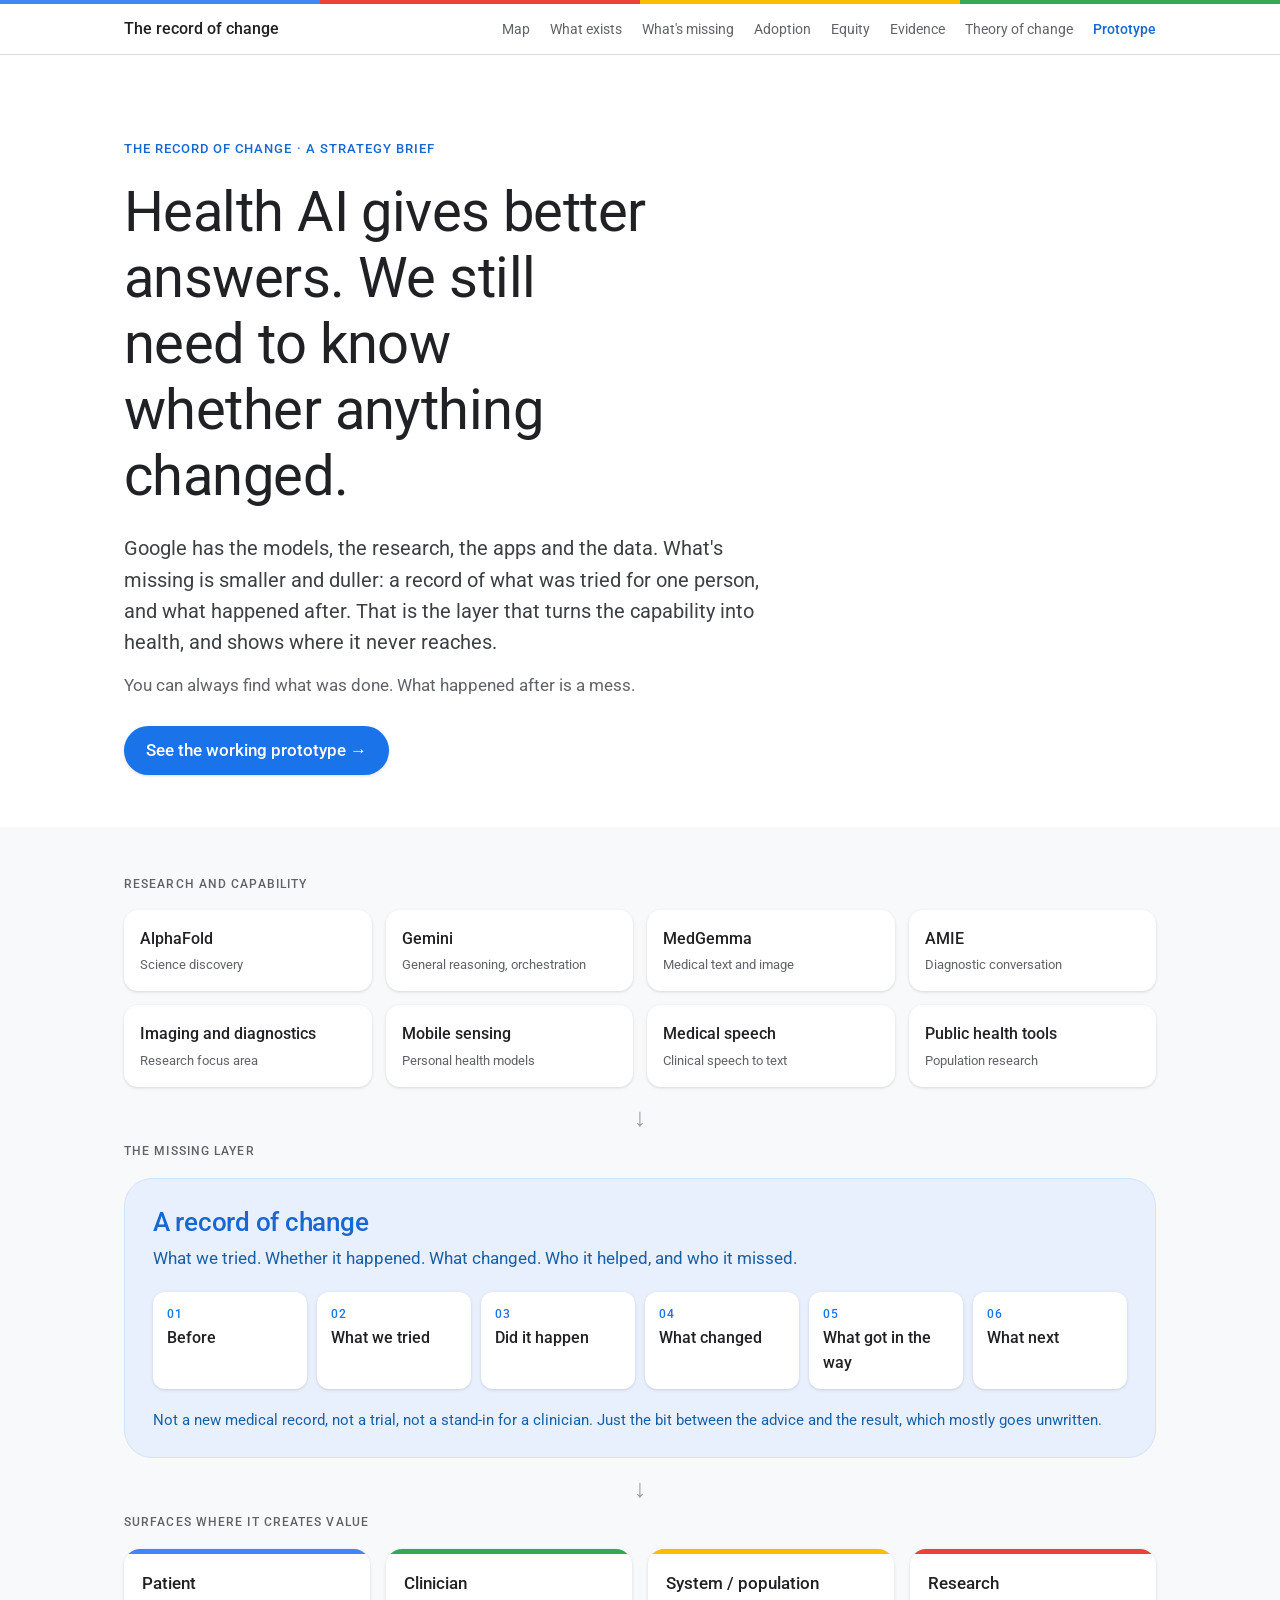
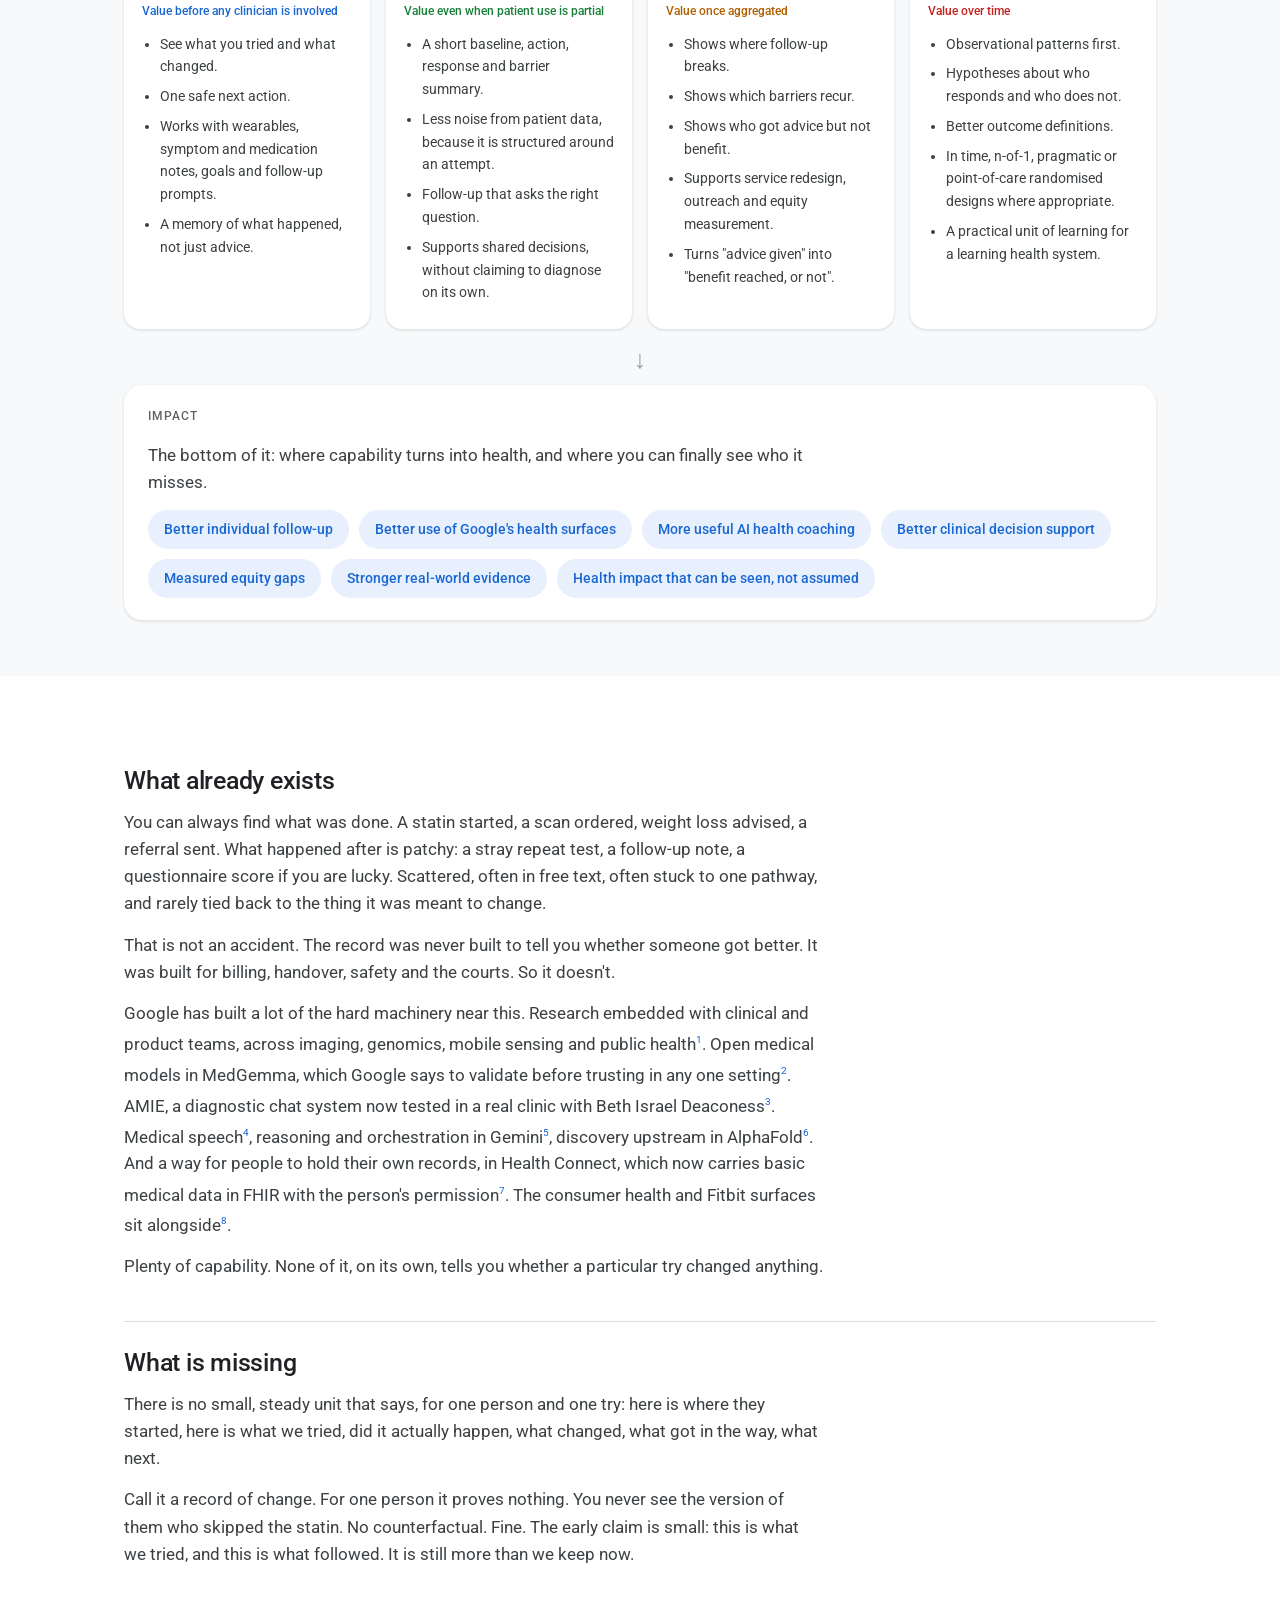
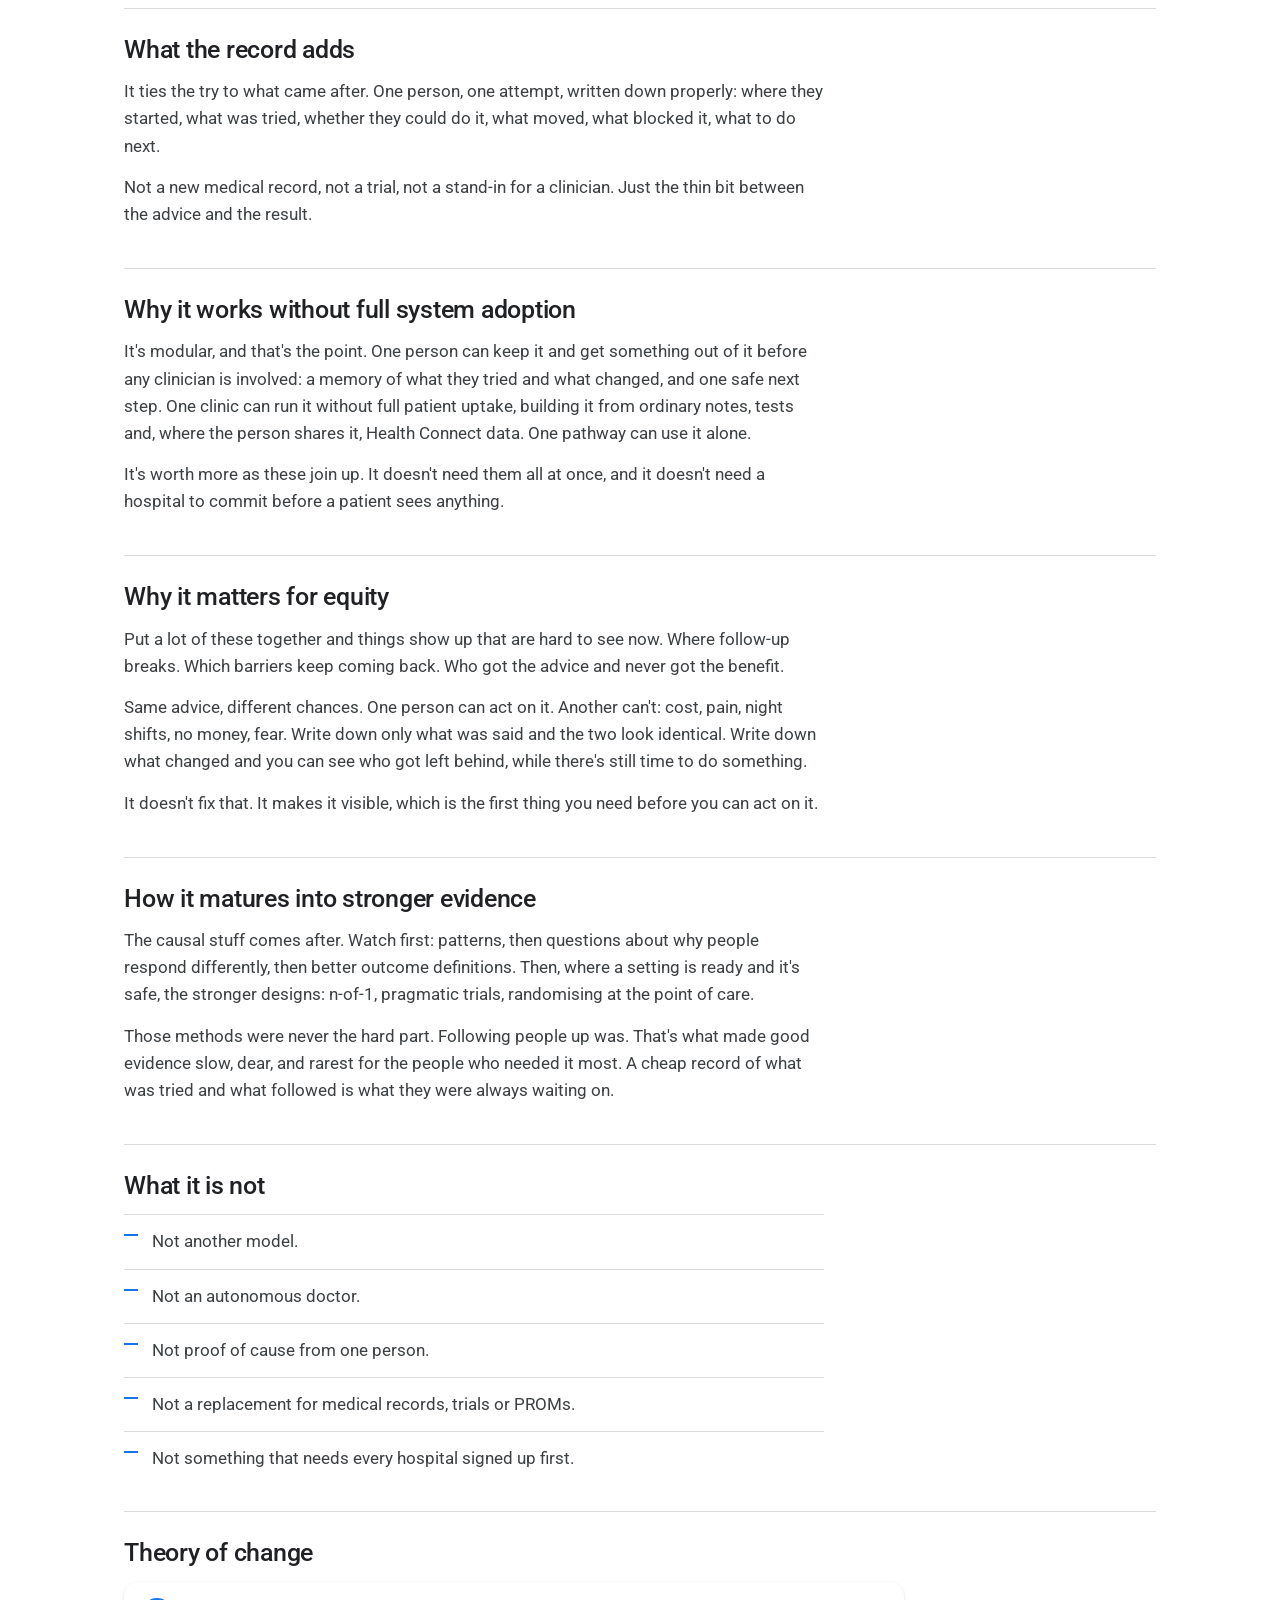
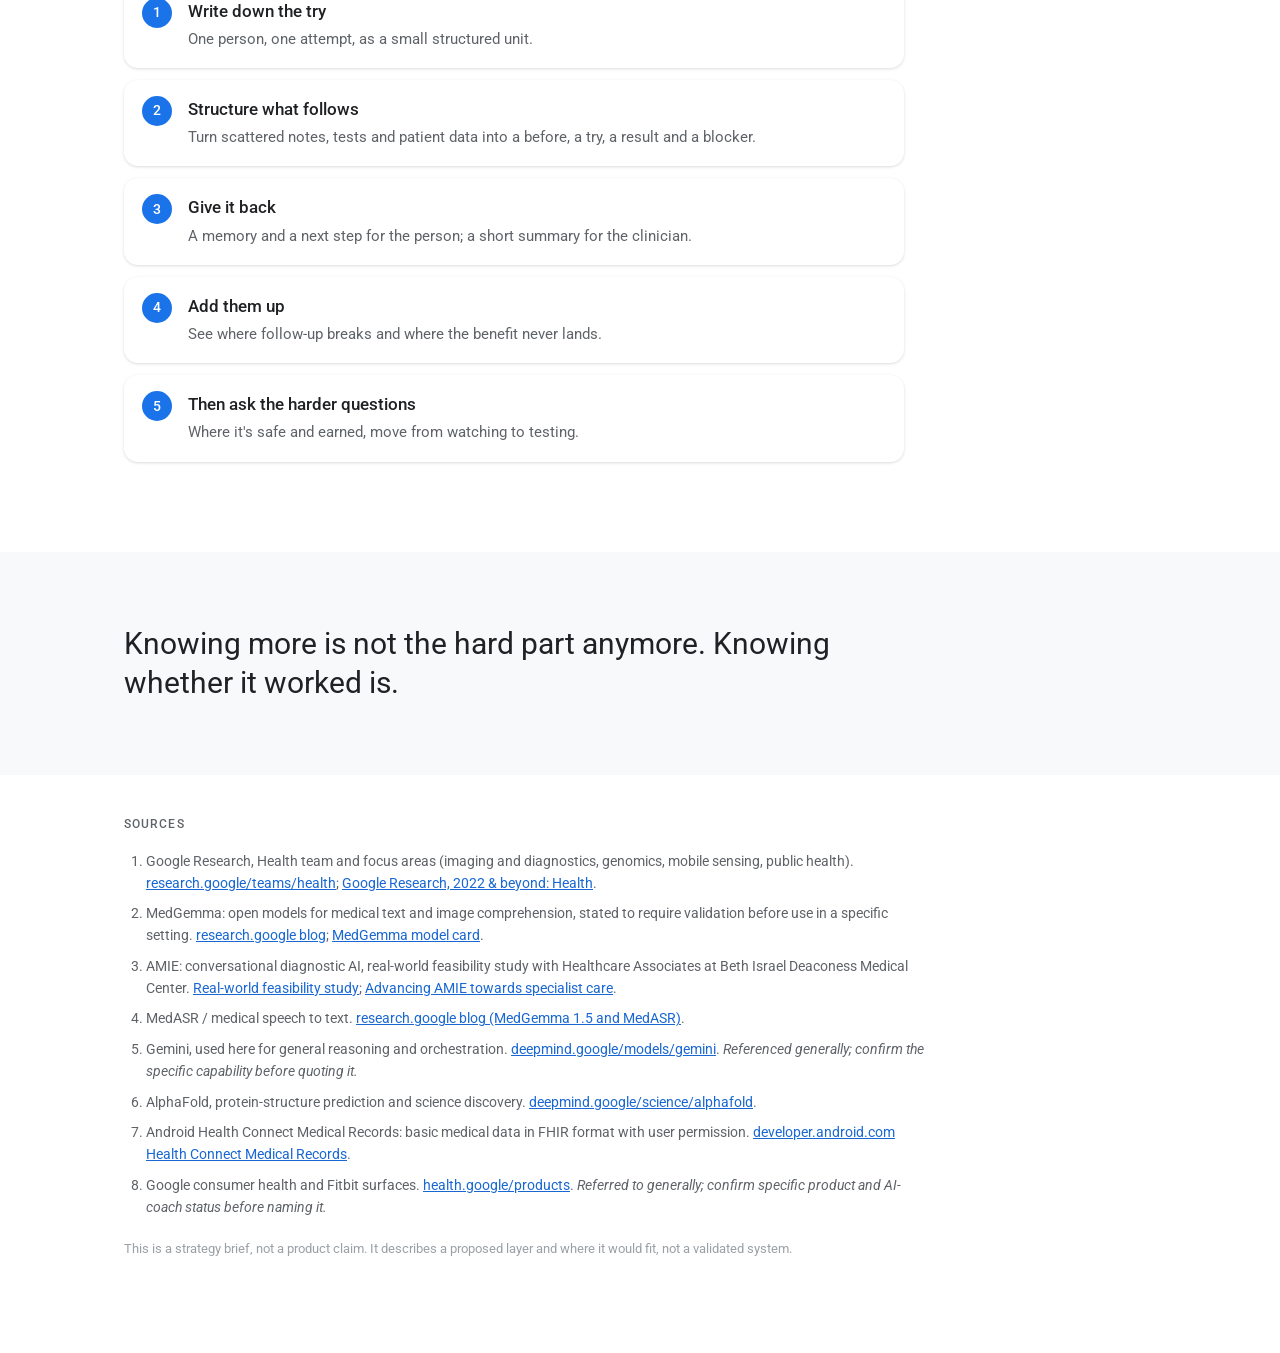
<file: index.html>
<!doctype html>
<html lang="en-GB">
<head>
<meta charset="utf-8" />
<meta name="viewport" content="width=device-width, initial-scale=1" />
<title>The record of change</title>
<meta name="description" content="A strategy brief: the missing layer in health AI is a structured record of attempted change, across patient, clinician, system and research surfaces." />
<link rel="preconnect" href="https://fonts.googleapis.com" />
<link rel="preconnect" href="https://fonts.gstatic.com" crossorigin />
<link href="https://fonts.googleapis.com/css2?family=Roboto:wght@400;500;700&display=swap" rel="stylesheet" />
<style>
  :root {
    --bg: #ffffff;
    --bg-alt: #f8f9fa;
    --ink: #202124;
    --muted: #5f6368;
    --line: #dadce0;
    --blue: #1a73e8;
    --blue-700: #1967d2;
    --blue-soft: #e8f0fe;
    --blue-border: #d2e3fc;
    --green-t: #188038;
    --amber-t: #b06000;
    --red-t: #c5221f;
    --max: 1080px;
    --font: "Google Sans", "Product Sans", "Roboto", -apple-system, BlinkMacSystemFont, "Segoe UI", sans-serif;
    --shadow1: 0 1px 2px 0 rgba(60,64,67,.10), 0 1px 3px 1px rgba(60,64,67,.06);
    --shadow2: 0 1px 3px 0 rgba(60,64,67,.12), 0 4px 8px 3px rgba(60,64,67,.08);
  }
  * { box-sizing: border-box; }
  html { scroll-behavior: smooth; }
  body {
    margin: 0; background: var(--bg); color: var(--ink);
    font-family: var(--font); font-size: 17px; line-height: 1.6;
    -webkit-font-smoothing: antialiased;
  }
  a { color: var(--blue-700); }
  h1, h2, h3 { font-weight: 500; letter-spacing: -0.01em; line-height: 1.18; }

  .topbar { height: 4px; display: flex; }
  .topbar i { flex: 1; }
  .topbar i:nth-child(1){ background:#4285f4; } .topbar i:nth-child(2){ background:#ea4335; }
  .topbar i:nth-child(3){ background:#fbbc04; } .topbar i:nth-child(4){ background:#34a853; }

  .nav { position: sticky; top: 0; z-index: 20; background: rgba(255,255,255,0.95);
    backdrop-filter: blur(8px); border-bottom: 1px solid var(--line); }
  .nav-inner { max-width: var(--max); margin: 0 auto; padding: 12px 24px;
    display: flex; align-items: center; justify-content: space-between; gap: 16px; }
  .nav .brand { font-weight: 500; font-size: 1rem; }
  .nav .links { display: flex; gap: 20px; flex-wrap: wrap; justify-content: flex-end; }
  .nav .links a { color: var(--muted); text-decoration: none; font-size: 0.86rem; }
  .nav .links a:hover { color: var(--blue-700); }

  .wrap { max-width: var(--max); margin: 0 auto; padding: 0 24px; }
  .prose { max-width: 700px; }
  .band { width: 100%; }
  .band-alt { background: var(--bg-alt); }

  .hero { padding: 84px 0 52px; }
  .eyebrow { color: var(--blue-700); font-size: 0.8rem; font-weight: 500; letter-spacing: 0.08em; text-transform: uppercase; margin-bottom: 20px; }
  .hero h1 { font-size: clamp(2.2rem, 5.2vw, 3.5rem); font-weight: 400; margin: 0 0 24px; max-width: 17ch; }
  .hero .sub { font-size: 1.22rem; color: #3c4043; max-width: 660px; margin: 0 0 14px; }
  .hero .human { color: var(--muted); max-width: 660px; margin: 0; }
  .cta { display: inline-flex; align-items: center; gap: 8px; margin-top: 26px; background: var(--blue); color: #fff; text-decoration: none; font-weight: 500; padding: 11px 22px; border-radius: 999px; box-shadow: var(--shadow1); }
  .cta:hover { background: var(--blue-700); }

  .map { padding: 48px 0 56px; }
  .band-label { font-size: 0.76rem; font-weight: 500; letter-spacing: 0.09em; text-transform: uppercase; color: var(--muted); margin: 0 0 16px; }
  .cap-grid { display: grid; grid-template-columns: repeat(4, 1fr); gap: 14px; }
  .cap { background: var(--bg); border-radius: 14px; box-shadow: var(--shadow1); padding: 16px 16px; transition: box-shadow .15s ease; }
  .cap:hover { box-shadow: var(--shadow2); }
  .cap b { display: block; font-size: 0.98rem; font-weight: 500; }
  .cap span { display: block; color: var(--muted); font-size: 0.83rem; margin-top: 3px; }

  .flow-arrow { text-align: center; color: #9aa0a6; font-size: 1.6rem; line-height: 1; padding: 18px 0 12px; }

  .record { background: var(--blue-soft); border: 1px solid var(--blue-border); border-radius: 28px; padding: 28px 28px 24px; }
  .record h3 { margin: 0; font-size: 1.6rem; font-weight: 500; color: var(--blue-700); }
  .record h3 small { color: #5f6368; font-weight: 400; font-size: 1.05rem; }
  .record .rec-sub { margin: 8px 0 20px; color: #185fa5; font-size: 1.05rem; }
  .fields { display: flex; flex-wrap: wrap; gap: 10px; }
  .field { flex: 1 1 150px; min-width: 130px; background: var(--bg); border-radius: 12px; box-shadow: var(--shadow1); padding: 13px 14px; }
  .field .n { color: var(--blue); font-size: 0.72rem; font-weight: 500; letter-spacing: 0.05em; }
  .field .t { font-weight: 500; font-size: 0.97rem; margin-top: 3px; }
  .record .caveat { margin: 20px 0 0; color: #185fa5; font-size: 0.92rem; }

  .surfaces { display: grid; grid-template-columns: repeat(4, 1fr); gap: 16px; }
  .surface { background: var(--bg); border-radius: 16px; box-shadow: var(--shadow1); padding: 0 0 18px; overflow: hidden; transition: box-shadow .15s ease; }
  .surface:hover { box-shadow: var(--shadow2); }
  .surface .bar { height: 5px; }
  .surface .body { padding: 16px 18px 0; }
  .surface h4 { margin: 0 0 4px; font-size: 1.06rem; font-weight: 500; }
  .surface .when { font-size: 0.78rem; font-weight: 500; margin: 0 0 12px; }
  .surface ul { margin: 0; padding-left: 18px; }
  .surface li { font-size: 0.89rem; color: #3c4043; margin: 7px 0; }
  .s-patient .bar { background: #4285f4; } .s-patient .when { color: var(--blue-700); }
  .s-clin .bar { background: #34a853; } .s-clin .when { color: var(--green-t); }
  .s-sys .bar { background: #fbbc04; } .s-sys .when { color: var(--amber-t); }
  .s-research .bar { background: #ea4335; } .s-research .when { color: var(--red-t); }

  .impact { background: var(--bg); border-radius: 18px; box-shadow: var(--shadow1); padding: 22px 24px; }
  .pills { display: flex; flex-wrap: wrap; gap: 10px; }
  .pill { background: var(--blue-soft); color: var(--blue-700); border-radius: 999px; padding: 8px 16px; font-size: 0.88rem; font-weight: 500; }

  .explain { padding: 64px 0; }
  .block { padding: 26px 0; }
  .block + .block { border-top: 1px solid var(--line); }
  h2.section-title { font-size: 1.55rem; margin: 0 0 14px; }
  .block p { color: #3c4043; margin: 0 0 14px; }
  sup a { text-decoration: none; font-size: 0.7em; }

  .notlist { list-style: none; margin: 0; padding: 0; max-width: 700px; }
  .notlist li { padding: 13px 0 13px 28px; border-top: 1px solid var(--line); position: relative; color: #3c4043; }
  .notlist li:before { content: ""; position: absolute; left: 0; top: 19px; width: 14px; height: 2px; background: var(--blue); }

  .steps { display: grid; gap: 12px; max-width: 780px; counter-reset: s; }
  .step { display: flex; gap: 16px; align-items: flex-start; background: var(--bg); border-radius: 14px; box-shadow: var(--shadow1); padding: 16px 18px; }
  .step .num { counter-increment: s; flex: 0 0 auto; width: 30px; height: 30px; border-radius: 999px; background: var(--blue); color: #fff; font-size: 0.9rem; font-weight: 500; display: inline-flex; align-items: center; justify-content: center; }
  .step .num:before { content: counter(s); }
  .step b { display: block; font-weight: 500; }
  .step span { color: var(--muted); font-size: 0.92rem; }

  .closing { padding: 72px 0; }
  .closing blockquote { margin: 0; max-width: 760px; font-size: clamp(1.4rem, 3.2vw, 1.9rem); font-weight: 400; line-height: 1.3; color: var(--ink); }

  .sources { padding: 40px 0 80px; }
  .sources ol { max-width: 800px; padding-left: 22px; }
  .sources li { font-size: 0.85rem; color: var(--muted); margin: 9px 0; }
  .sources a { word-break: break-word; }
  .disclaimer { color: #9aa0a6; font-size: 0.82rem; margin-top: 20px; }

  @media (max-width: 880px) {
    .cap-grid { grid-template-columns: repeat(2, 1fr); }
    .surfaces { grid-template-columns: repeat(2, 1fr); }
  }
  @media (max-width: 560px) {
    .nav .links { display: none; }
    .surfaces, .cap-grid { grid-template-columns: 1fr; }
    .hero { padding: 56px 0 36px; }
  }
</style>
</head>
<body>

<div class="topbar"><i></i><i></i><i></i><i></i></div>

<nav class="nav">
  <div class="nav-inner">
    <div class="brand">The record of change</div>
    <div class="links">
      <a href="#map">Map</a>
      <a href="#exists">What exists</a>
      <a href="#missing">What's missing</a>
      <a href="#adoption">Adoption</a>
      <a href="#equity">Equity</a>
      <a href="#evidence">Evidence</a>
      <a href="#steps">Theory of change</a>
      <a href="app/" style="color:var(--blue-700);font-weight:500;">Prototype</a>
    </div>
  </div>
</nav>

<header class="hero">
  <div class="wrap">
    <div class="eyebrow">The record of change · a strategy brief</div>
    <h1>Health AI gives better answers. We still need to know whether anything changed.</h1>
    <p class="sub">Google has the models, the research, the apps and the data. What's missing is smaller and duller: a record of what was tried for one person, and what happened after. That is the layer that turns the capability into health, and shows where it never reaches.</p>
    <p class="human">You can always find what was done. What happened after is a mess.</p>
    <a class="cta" href="app/">See the working prototype →</a>
  </div>
</header>

<section class="band band-alt map" id="map">
  <div class="wrap">

    <p class="band-label">Research and capability</p>
    <div class="cap-grid">
      <div class="cap"><b>AlphaFold</b><span>Science discovery</span></div>
      <div class="cap"><b>Gemini</b><span>General reasoning, orchestration</span></div>
      <div class="cap"><b>MedGemma</b><span>Medical text and image</span></div>
      <div class="cap"><b>AMIE</b><span>Diagnostic conversation</span></div>
      <div class="cap"><b>Imaging and diagnostics</b><span>Research focus area</span></div>
      <div class="cap"><b>Mobile sensing</b><span>Personal health models</span></div>
      <div class="cap"><b>Medical speech</b><span>Clinical speech to text</span></div>
      <div class="cap"><b>Public health tools</b><span>Population research</span></div>
    </div>

    <div class="flow-arrow">↓</div>

    <p class="band-label">The missing layer</p>
    <div class="record">
      <h3>A record of change</h3>
      <p class="rec-sub">What we tried. Whether it happened. What changed. Who it helped, and who it missed.</p>
      <div class="fields">
        <div class="field"><div class="n">01</div><div class="t">Before</div></div>
        <div class="field"><div class="n">02</div><div class="t">What we tried</div></div>
        <div class="field"><div class="n">03</div><div class="t">Did it happen</div></div>
        <div class="field"><div class="n">04</div><div class="t">What changed</div></div>
        <div class="field"><div class="n">05</div><div class="t">What got in the way</div></div>
        <div class="field"><div class="n">06</div><div class="t">What next</div></div>
      </div>
      <p class="caveat">Not a new medical record, not a trial, not a stand-in for a clinician. Just the bit between the advice and the result, which mostly goes unwritten.</p>
    </div>

    <div class="flow-arrow">↓</div>

    <p class="band-label">Surfaces where it creates value</p>
    <div class="surfaces">
      <div class="surface s-patient">
        <div class="bar"></div>
        <div class="body">
          <h4>Patient</h4>
          <p class="when">Value before any clinician is involved</p>
          <ul>
            <li>See what you tried and what changed.</li>
            <li>One safe next action.</li>
            <li>Works with wearables, symptom and medication notes, goals and follow-up prompts.</li>
            <li>A memory of what happened, not just advice.</li>
          </ul>
        </div>
      </div>
      <div class="surface s-clin">
        <div class="bar"></div>
        <div class="body">
          <h4>Clinician</h4>
          <p class="when">Value even when patient use is partial</p>
          <ul>
            <li>A short baseline, action, response and barrier summary.</li>
            <li>Less noise from patient data, because it is structured around an attempt.</li>
            <li>Follow-up that asks the right question.</li>
            <li>Supports shared decisions, without claiming to diagnose on its own.</li>
          </ul>
        </div>
      </div>
      <div class="surface s-sys">
        <div class="bar"></div>
        <div class="body">
          <h4>System / population</h4>
          <p class="when">Value once aggregated</p>
          <ul>
            <li>Shows where follow-up breaks.</li>
            <li>Shows which barriers recur.</li>
            <li>Shows who got advice but not benefit.</li>
            <li>Supports service redesign, outreach and equity measurement.</li>
            <li>Turns "advice given" into "benefit reached, or not".</li>
          </ul>
        </div>
      </div>
      <div class="surface s-research">
        <div class="bar"></div>
        <div class="body">
          <h4>Research</h4>
          <p class="when">Value over time</p>
          <ul>
            <li>Observational patterns first.</li>
            <li>Hypotheses about who responds and who does not.</li>
            <li>Better outcome definitions.</li>
            <li>In time, n-of-1, pragmatic or point-of-care randomised designs where appropriate.</li>
            <li>A practical unit of learning for a learning health system.</li>
          </ul>
        </div>
      </div>
    </div>

    <div class="flow-arrow">↓</div>

    <div class="impact">
      <p class="band-label">Impact</p>
      <p style="margin:0 0 14px;color:#3c4043;max-width:680px;">The bottom of it: where capability turns into health, and where you can finally see who it misses.</p>
      <div class="pills">
        <span class="pill">Better individual follow-up</span>
        <span class="pill">Better use of Google's health surfaces</span>
        <span class="pill">More useful AI health coaching</span>
        <span class="pill">Better clinical decision support</span>
        <span class="pill">Measured equity gaps</span>
        <span class="pill">Stronger real-world evidence</span>
        <span class="pill">Health impact that can be seen, not assumed</span>
      </div>
    </div>

  </div>
</section>

<section class="band explain">
  <div class="wrap">

    <div class="block" id="exists">
      <h2 class="section-title">What already exists</h2>
      <div class="prose">
        <p>You can always find what was done. A statin started, a scan ordered, weight loss advised, a referral sent. What happened after is patchy: a stray repeat test, a follow-up note, a questionnaire score if you are lucky. Scattered, often in free text, often stuck to one pathway, and rarely tied back to the thing it was meant to change.</p>
        <p>That is not an accident. The record was never built to tell you whether someone got better. It was built for billing, handover, safety and the courts. So it doesn't.</p>
        <p>Google has built a lot of the hard machinery near this. Research embedded with clinical and product teams, across imaging, genomics, mobile sensing and public health<sup><a href="#r1">1</a></sup>. Open medical models in MedGemma, which Google says to validate before trusting in any one setting<sup><a href="#r2">2</a></sup>. AMIE, a diagnostic chat system now tested in a real clinic with Beth Israel Deaconess<sup><a href="#r3">3</a></sup>. Medical speech<sup><a href="#r4">4</a></sup>, reasoning and orchestration in Gemini<sup><a href="#r5">5</a></sup>, discovery upstream in AlphaFold<sup><a href="#r6">6</a></sup>. And a way for people to hold their own records, in Health Connect, which now carries basic medical data in FHIR with the person's permission<sup><a href="#r7">7</a></sup>. The consumer health and Fitbit surfaces sit alongside<sup><a href="#r8">8</a></sup>.</p>
        <p>Plenty of capability. None of it, on its own, tells you whether a particular try changed anything.</p>
      </div>
    </div>

    <div class="block" id="missing">
      <h2 class="section-title">What is missing</h2>
      <div class="prose">
        <p>There is no small, steady unit that says, for one person and one try: here is where they started, here is what we tried, did it actually happen, what changed, what got in the way, what next.</p>
        <p>Call it a record of change. For one person it proves nothing. You never see the version of them who skipped the statin. No counterfactual. Fine. The early claim is small: this is what we tried, and this is what followed. It is still more than we keep now.</p>
      </div>
    </div>

    <div class="block" id="adds">
      <h2 class="section-title">What the record adds</h2>
      <div class="prose">
        <p>It ties the try to what came after. One person, one attempt, written down properly: where they started, what was tried, whether they could do it, what moved, what blocked it, what to do next.</p>
        <p>Not a new medical record, not a trial, not a stand-in for a clinician. Just the thin bit between the advice and the result.</p>
      </div>
    </div>

    <div class="block" id="adoption">
      <h2 class="section-title">Why it works without full system adoption</h2>
      <div class="prose">
        <p>It's modular, and that's the point. One person can keep it and get something out of it before any clinician is involved: a memory of what they tried and what changed, and one safe next step. One clinic can run it without full patient uptake, building it from ordinary notes, tests and, where the person shares it, Health Connect data. One pathway can use it alone.</p>
        <p>It's worth more as these join up. It doesn't need them all at once, and it doesn't need a hospital to commit before a patient sees anything.</p>
      </div>
    </div>

    <div class="block" id="equity">
      <h2 class="section-title">Why it matters for equity</h2>
      <div class="prose">
        <p>Put a lot of these together and things show up that are hard to see now. Where follow-up breaks. Which barriers keep coming back. Who got the advice and never got the benefit.</p>
        <p>Same advice, different chances. One person can act on it. Another can't: cost, pain, night shifts, no money, fear. Write down only what was said and the two look identical. Write down what changed and you can see who got left behind, while there's still time to do something.</p>
        <p>It doesn't fix that. It makes it visible, which is the first thing you need before you can act on it.</p>
      </div>
    </div>

    <div class="block" id="evidence">
      <h2 class="section-title">How it matures into stronger evidence</h2>
      <div class="prose">
        <p>The causal stuff comes after. Watch first: patterns, then questions about why people respond differently, then better outcome definitions. Then, where a setting is ready and it's safe, the stronger designs: n-of-1, pragmatic trials, randomising at the point of care.</p>
        <p>Those methods were never the hard part. Following people up was. That's what made good evidence slow, dear, and rarest for the people who needed it most. A cheap record of what was tried and what followed is what they were always waiting on.</p>
      </div>
    </div>

    <div class="block" id="notwhat">
      <h2 class="section-title">What it is not</h2>
      <ul class="notlist">
        <li>Not another model.</li>
        <li>Not an autonomous doctor.</li>
        <li>Not proof of cause from one person.</li>
        <li>Not a replacement for medical records, trials or PROMs.</li>
        <li>Not something that needs every hospital signed up first.</li>
      </ul>
    </div>

    <div class="block" id="steps">
      <h2 class="section-title">Theory of change</h2>
      <div class="steps">
        <div class="step"><span class="num"></span><div><b>Write down the try</b><span>One person, one attempt, as a small structured unit.</span></div></div>
        <div class="step"><span class="num"></span><div><b>Structure what follows</b><span>Turn scattered notes, tests and patient data into a before, a try, a result and a blocker.</span></div></div>
        <div class="step"><span class="num"></span><div><b>Give it back</b><span>A memory and a next step for the person; a short summary for the clinician.</span></div></div>
        <div class="step"><span class="num"></span><div><b>Add them up</b><span>See where follow-up breaks and where the benefit never lands.</span></div></div>
        <div class="step"><span class="num"></span><div><b>Then ask the harder questions</b><span>Where it's safe and earned, move from watching to testing.</span></div></div>
      </div>
    </div>

  </div>
</section>

<section class="band band-alt closing">
  <div class="wrap">
    <blockquote>Knowing more is not the hard part anymore. Knowing whether it worked is.</blockquote>
  </div>
</section>

<section class="band sources" id="sources">
  <div class="wrap">
    <p class="band-label">Sources</p>
    <ol>
      <li id="r1">Google Research, Health team and focus areas (imaging and diagnostics, genomics, mobile sensing, public health). <a href="https://research.google/teams/health/">research.google/teams/health</a>; <a href="https://research.google/blog/google-research-2022-beyond-health/">Google Research, 2022 &amp; beyond: Health</a>.</li>
      <li id="r2">MedGemma: open models for medical text and image comprehension, stated to require validation before use in a specific setting. <a href="https://research.google/blog/medgemma-our-most-capable-open-models-for-health-ai-development/">research.google blog</a>; <a href="https://developers.google.com/health-ai-developer-foundations/medgemma/model-card">MedGemma model card</a>.</li>
      <li id="r3">AMIE: conversational diagnostic AI, real-world feasibility study with Healthcare Associates at Beth Israel Deaconess Medical Center. <a href="https://research.google/blog/exploring-the-feasibility-of-conversational-diagnostic-ai-in-a-real-world-clinical-study/">Real-world feasibility study</a>; <a href="https://research.google/blog/advancing-amie-towards-specialist-care-and-real-world-validation/">Advancing AMIE towards specialist care</a>.</li>
      <li id="r4">MedASR / medical speech to text. <a href="https://research.google/blog/next-generation-medical-image-interpretation-with-medgemma-15-and-medical-speech-to-text-with-medasr/">research.google blog (MedGemma 1.5 and MedASR)</a>.</li>
      <li id="r5">Gemini, used here for general reasoning and orchestration. <a href="https://deepmind.google/models/gemini/">deepmind.google/models/gemini</a>. <em>Referenced generally; confirm the specific capability before quoting it.</em></li>
      <li id="r6">AlphaFold, protein-structure prediction and science discovery. <a href="https://deepmind.google/science/alphafold/">deepmind.google/science/alphafold</a>.</li>
      <li id="r7">Android Health Connect Medical Records: basic medical data in FHIR format with user permission. <a href="https://developer.android.com/health-and-fitness/health-connect/medical-records">developer.android.com Health Connect Medical Records</a>.</li>
      <li id="r8">Google consumer health and Fitbit surfaces. <a href="https://health.google/products/">health.google/products</a>. <em>Referred to generally; confirm specific product and AI-coach status before naming it.</em></li>
    </ol>
    <p class="disclaimer">This is a strategy brief, not a product claim. It describes a proposed layer and where it would fit, not a validated system.</p>
  </div>
</section>

</body>
</html>
</file>
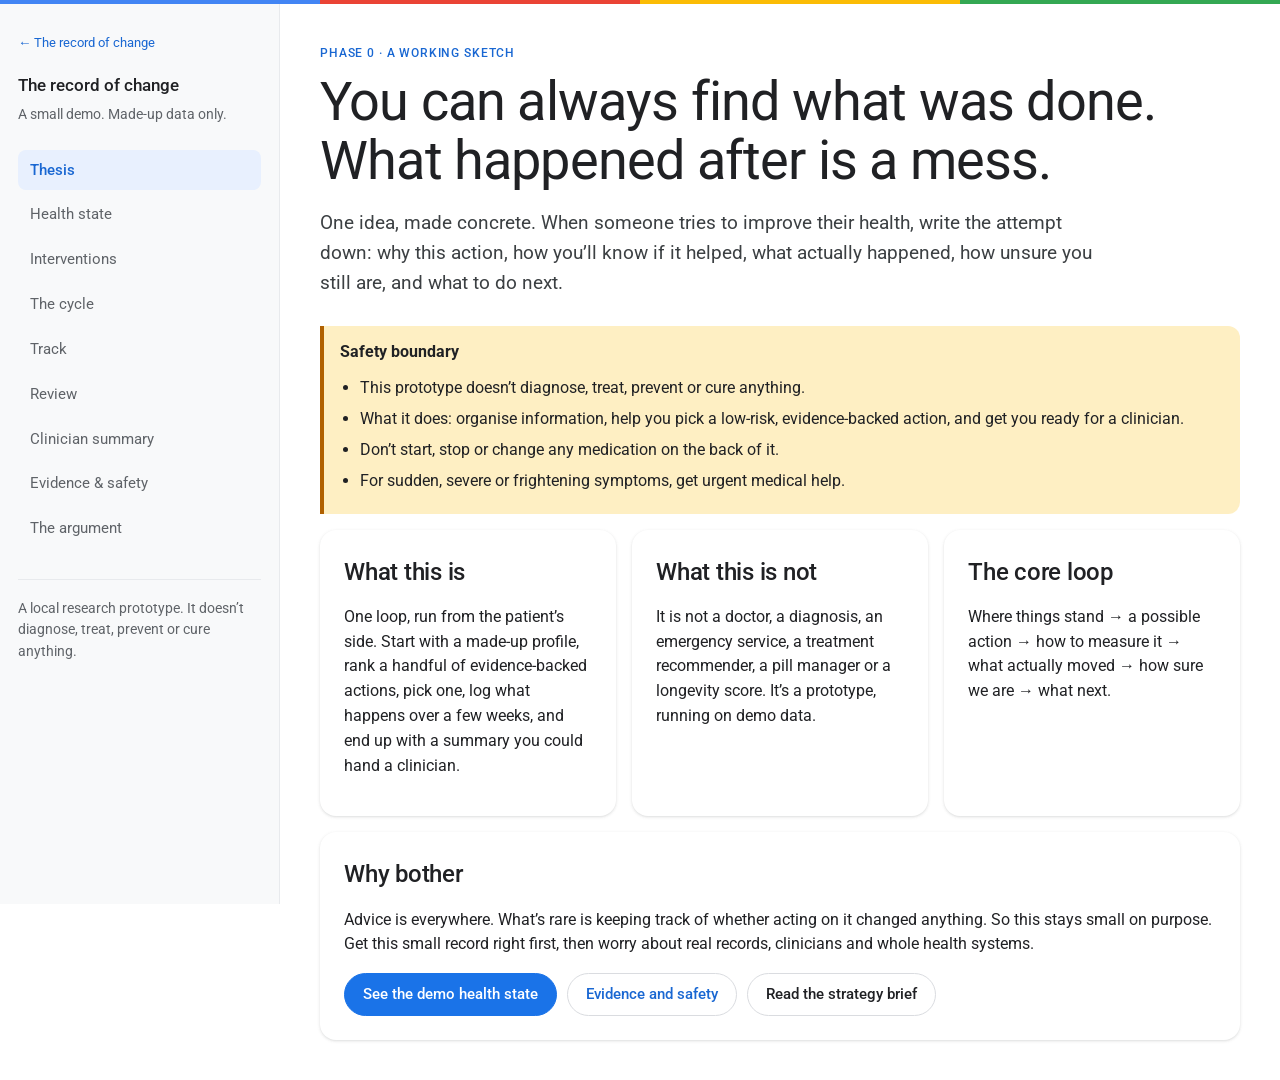
<file: app/index.html>
<!doctype html>
<html lang="en-GB">
  <head>
    <meta charset="UTF-8" />
    <meta name="viewport" content="width=device-width, initial-scale=1.0" />
    <title>The record of change — prototype</title>
    <link rel="preconnect" href="https://fonts.googleapis.com" />
    <link rel="preconnect" href="https://fonts.gstatic.com" crossorigin />
    <link href="https://fonts.googleapis.com/css2?family=Roboto:wght@400;500;700&display=swap" rel="stylesheet" />
    <link rel="stylesheet" href="src/styles.css" />
  </head>
  <body>
    <div id="app"></div>
    <script type="module" src="src/app.js"></script>
  </body>
</html>
</file>
<file: app/src/styles.css>
:root {
  --bg: #ffffff;
  --bg-alt: #f8f9fa;
  --surface: #ffffff;
  --surface-soft: #f8f9fa;
  --text: #202124;
  --muted: #5f6368;
  --line: #e8eaed;
  --line-strong: #dadce0;
  --strong: #202124;
  --accent: #1a73e8;
  --accent-700: #1967d2;
  --accent-soft: #e8f0fe;
  --accent-border: #d2e3fc;
  --warn: #b06000;
  --warn-soft: #feefc3;
  --danger: #c5221f;
  --danger-soft: #fce8e6;
  --ok: #188038;
  --ok-soft: #e6f4ea;
  --shadow1: 0 1px 2px 0 rgba(60,64,67,.10), 0 1px 3px 1px rgba(60,64,67,.06);
  --shadow2: 0 1px 3px 0 rgba(60,64,67,.12), 0 4px 8px 3px rgba(60,64,67,.08);
  font-family: "Google Sans", "Product Sans", "Roboto", -apple-system, BlinkMacSystemFont, "Segoe UI", sans-serif;
}

* { box-sizing: border-box; }

body { margin: 0; background: var(--bg); color: var(--text); line-height: 1.55; -webkit-font-smoothing: antialiased; }
a { color: var(--accent-700); }
button, input, textarea, select { font: inherit; }

.gbar { height: 4px; display: flex; }
.gbar i { flex: 1; }
.gbar i:nth-child(1){ background:#4285f4; } .gbar i:nth-child(2){ background:#ea4335; }
.gbar i:nth-child(3){ background:#fbbc04; } .gbar i:nth-child(4){ background:#34a853; }

.app-shell { min-height: 100vh; display: grid; grid-template-columns: 280px 1fr; }

.sidebar { border-right: 1px solid var(--line); padding: 26px 18px; background: var(--bg-alt); position: sticky; top: 0; height: 100vh; overflow: auto; }
.brand { font-size: 1.05rem; font-weight: 500; margin-bottom: 6px; }
.brand-sub { font-size: 0.88rem; color: var(--muted); margin-bottom: 24px; }
.homelink { display: inline-block; margin-bottom: 18px; font-size: 0.84rem; color: var(--accent-700); text-decoration: none; }
.homelink:hover { text-decoration: underline; }

.nav { display: grid; gap: 4px; }
.nav a { padding: 9px 12px; text-decoration: none; border-radius: 8px; color: var(--muted); font-size: 0.92rem; }
.nav a.active { background: var(--accent-soft); color: var(--accent-700); font-weight: 500; }
.nav a:hover { background: #eceff1; color: var(--strong); }
.nav a.active:hover { background: var(--accent-soft); }

.main { padding: 40px; max-width: 1180px; width: 100%; }

.hero { max-width: 850px; margin-bottom: 28px; }
.kicker { color: var(--accent-700); text-transform: uppercase; letter-spacing: 0.07em; font-size: 0.76rem; font-weight: 500; margin-bottom: 10px; }

h1 { font-size: clamp(2rem, 5vw, 3.4rem); font-weight: 400; line-height: 1.08; margin: 0 0 18px; letter-spacing: -0.015em; }
h2 { margin: 0 0 14px; font-size: 1.5rem; font-weight: 500; letter-spacing: -0.01em; }
h3 { margin: 0 0 8px; font-size: 1.05rem; font-weight: 500; }
p { margin: 0 0 14px; }
.lede { font-size: 1.2rem; color: #3c4043; max-width: 780px; }

.grid { display: grid; grid-template-columns: repeat(auto-fit, minmax(260px, 1fr)); gap: 16px; }
.card { background: var(--surface); border-radius: 16px; box-shadow: var(--shadow1); padding: 18px; transition: box-shadow .15s ease; }
.card:hover { box-shadow: var(--shadow2); }
.card.soft { background: var(--surface-soft); box-shadow: none; border: 1px solid var(--line); }
.card.big { padding: 24px; }
.card.accent { background: var(--accent-soft); box-shadow: none; border: 1px solid var(--accent-border); }
.stack { display: grid; gap: 16px; }
.row { display: flex; align-items: flex-start; justify-content: space-between; gap: 12px; }

.badge { display: inline-flex; align-items: center; gap: 6px; border-radius: 999px; padding: 4px 11px; font-size: 0.76rem; font-weight: 500; background: var(--accent-soft); color: var(--accent-700); white-space: nowrap; }
.badge.warn { background: var(--warn-soft); color: var(--warn); }
.badge.danger { background: var(--danger-soft); color: var(--danger); }
.badge.ok { background: var(--ok-soft); color: var(--ok); }

.meta { color: var(--muted); font-size: 0.9rem; }
.list { margin: 12px 0 0; padding-left: 20px; }
.list li { margin: 6px 0; }

.button-row { display: flex; flex-wrap: wrap; gap: 10px; margin-top: 16px; }
.btn { border: 1px solid var(--accent); background: var(--accent); color: #fff; border-radius: 999px; padding: 9px 18px; cursor: pointer; text-decoration: none; display: inline-flex; align-items: center; justify-content: center; font-weight: 500; font-size: 0.92rem; }
.btn:hover { background: var(--accent-700); box-shadow: var(--shadow1); }
.btn.secondary { background: transparent; color: var(--accent-700); border-color: var(--line-strong); }
.btn.secondary:hover { background: var(--accent-soft); box-shadow: none; }
.btn.ghost { background: transparent; border-color: var(--line-strong); color: var(--text); }
.btn.ghost:hover { background: #f1f3f4; box-shadow: none; }
.btn:disabled { opacity: 0.45; cursor: not-allowed; }

.table { width: 100%; border-collapse: collapse; overflow: hidden; border-radius: 12px; background: var(--surface); box-shadow: var(--shadow1); }
.table th, .table td { text-align: left; padding: 11px 14px; border-bottom: 1px solid var(--line); vertical-align: top; }
.table th { color: var(--muted); font-size: 0.78rem; text-transform: uppercase; letter-spacing: 0.04em; font-weight: 500; }
.table tr:last-child td { border-bottom: 0; }

.score-grid { display: grid; grid-template-columns: repeat(auto-fit, minmax(135px, 1fr)); gap: 8px; margin-top: 12px; }
.score-item { border-radius: 10px; padding: 9px 10px; background: var(--surface-soft); }
.score-item span { display: block; color: var(--muted); font-size: 0.74rem; }
.score-item strong { font-size: 1rem; font-weight: 500; }

.notice { border-left: 4px solid var(--accent); background: var(--accent-soft); padding: 14px 16px; border-radius: 0 12px 12px 0; margin: 16px 0; }
.notice.warn { border-left-color: var(--warn); background: var(--warn-soft); }
.notice.danger { border-left-color: var(--danger); background: var(--danger-soft); }

textarea, input { width: 100%; border: 1px solid var(--line-strong); border-radius: 10px; padding: 10px; background: #fff; }
.form-grid { display: grid; gap: 12px; margin-top: 12px; }
label { display: grid; gap: 6px; font-weight: 500; }

pre.summary { white-space: pre-wrap; background: #202124; color: #e8eaed; padding: 18px; border-radius: 14px; overflow: auto; }

.footer-note { margin-top: 30px; padding-top: 18px; border-top: 1px solid var(--line); color: var(--muted); font-size: 0.86rem; }

/* Thesis / pointer page */
.thesis { max-width: 820px; }
.thesis-hero { max-width: 760px; margin-bottom: 28px; }
.thesis-prose { max-width: 720px; }
.pull-quote { margin: 24px 0; padding: 0 0 0 20px; border-left: 3px solid var(--accent); font-size: 1.4rem; line-height: 1.3; color: var(--strong); max-width: 720px; }

@media (max-width: 820px) {
  .app-shell { grid-template-columns: 1fr; }
  .sidebar { position: relative; height: auto; border-right: 0; border-bottom: 1px solid var(--line); }
  .main { padding: 24px 16px; }
}
</file>
